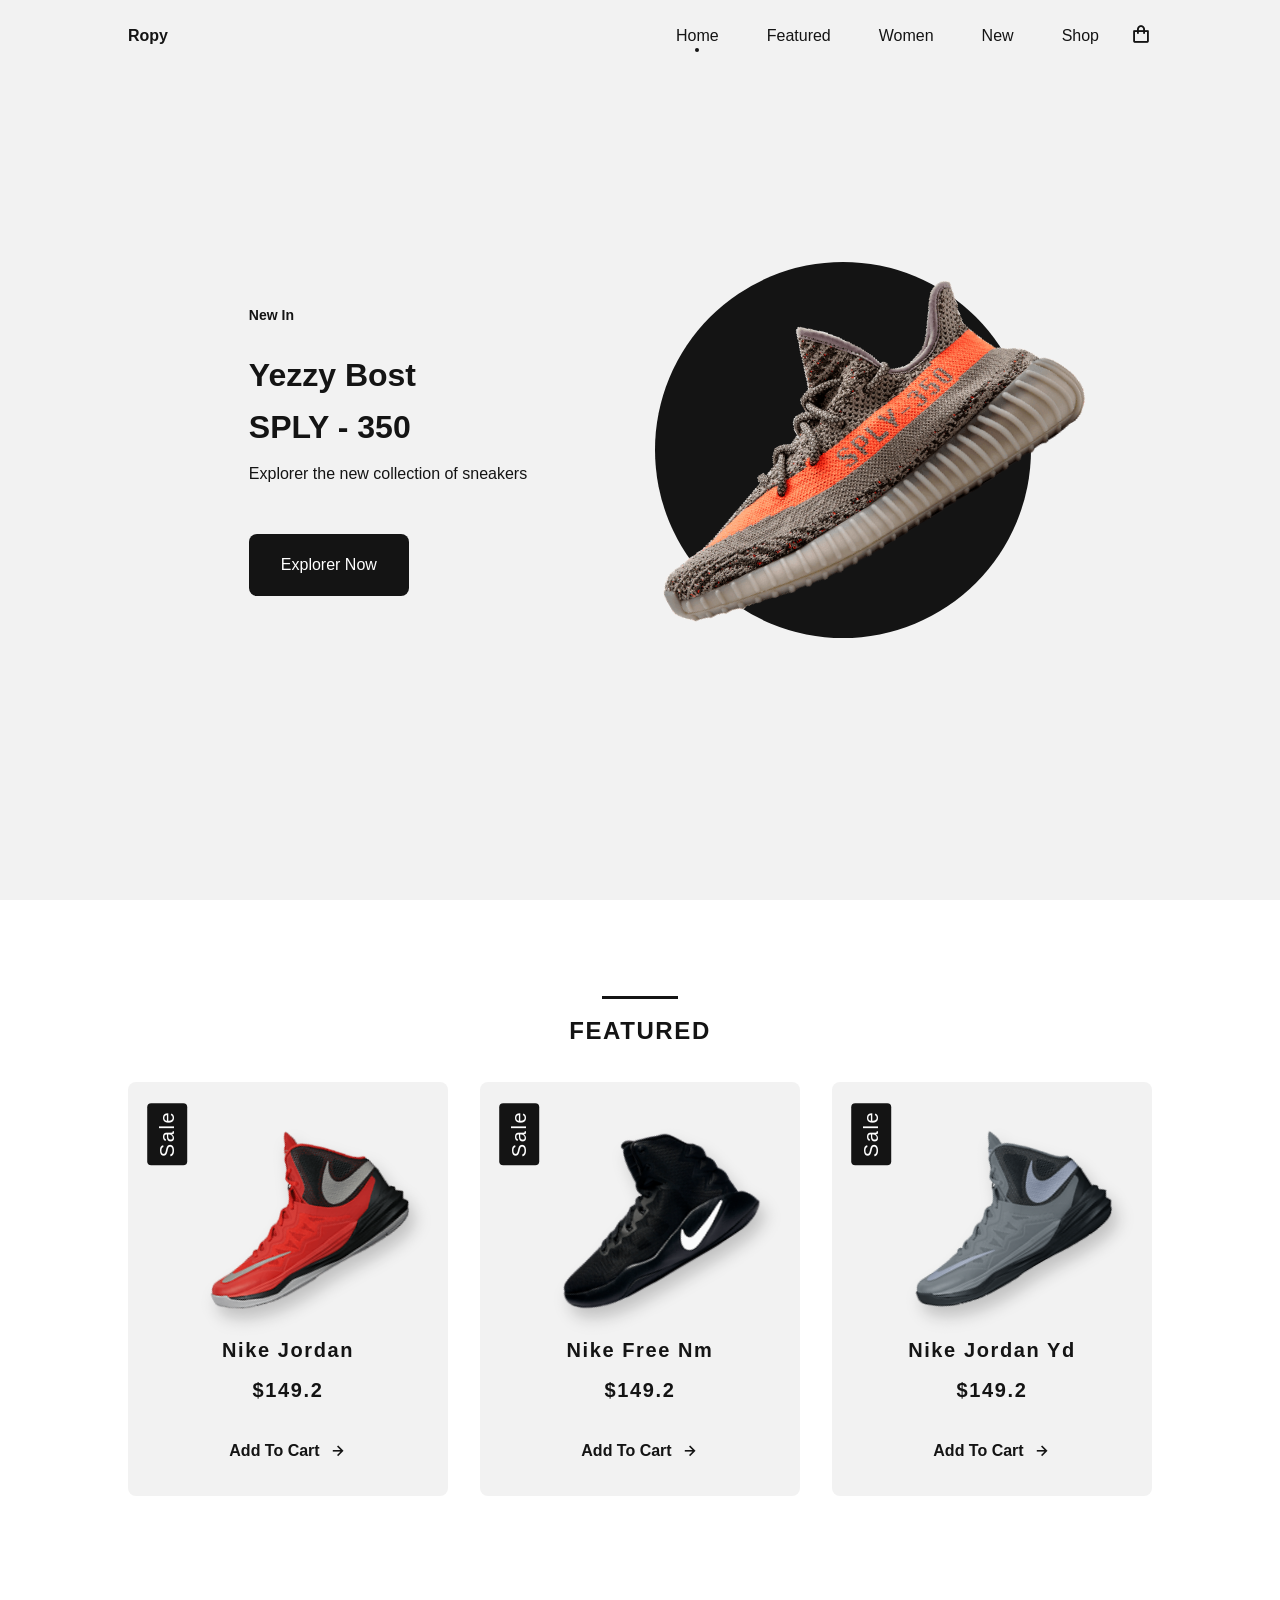
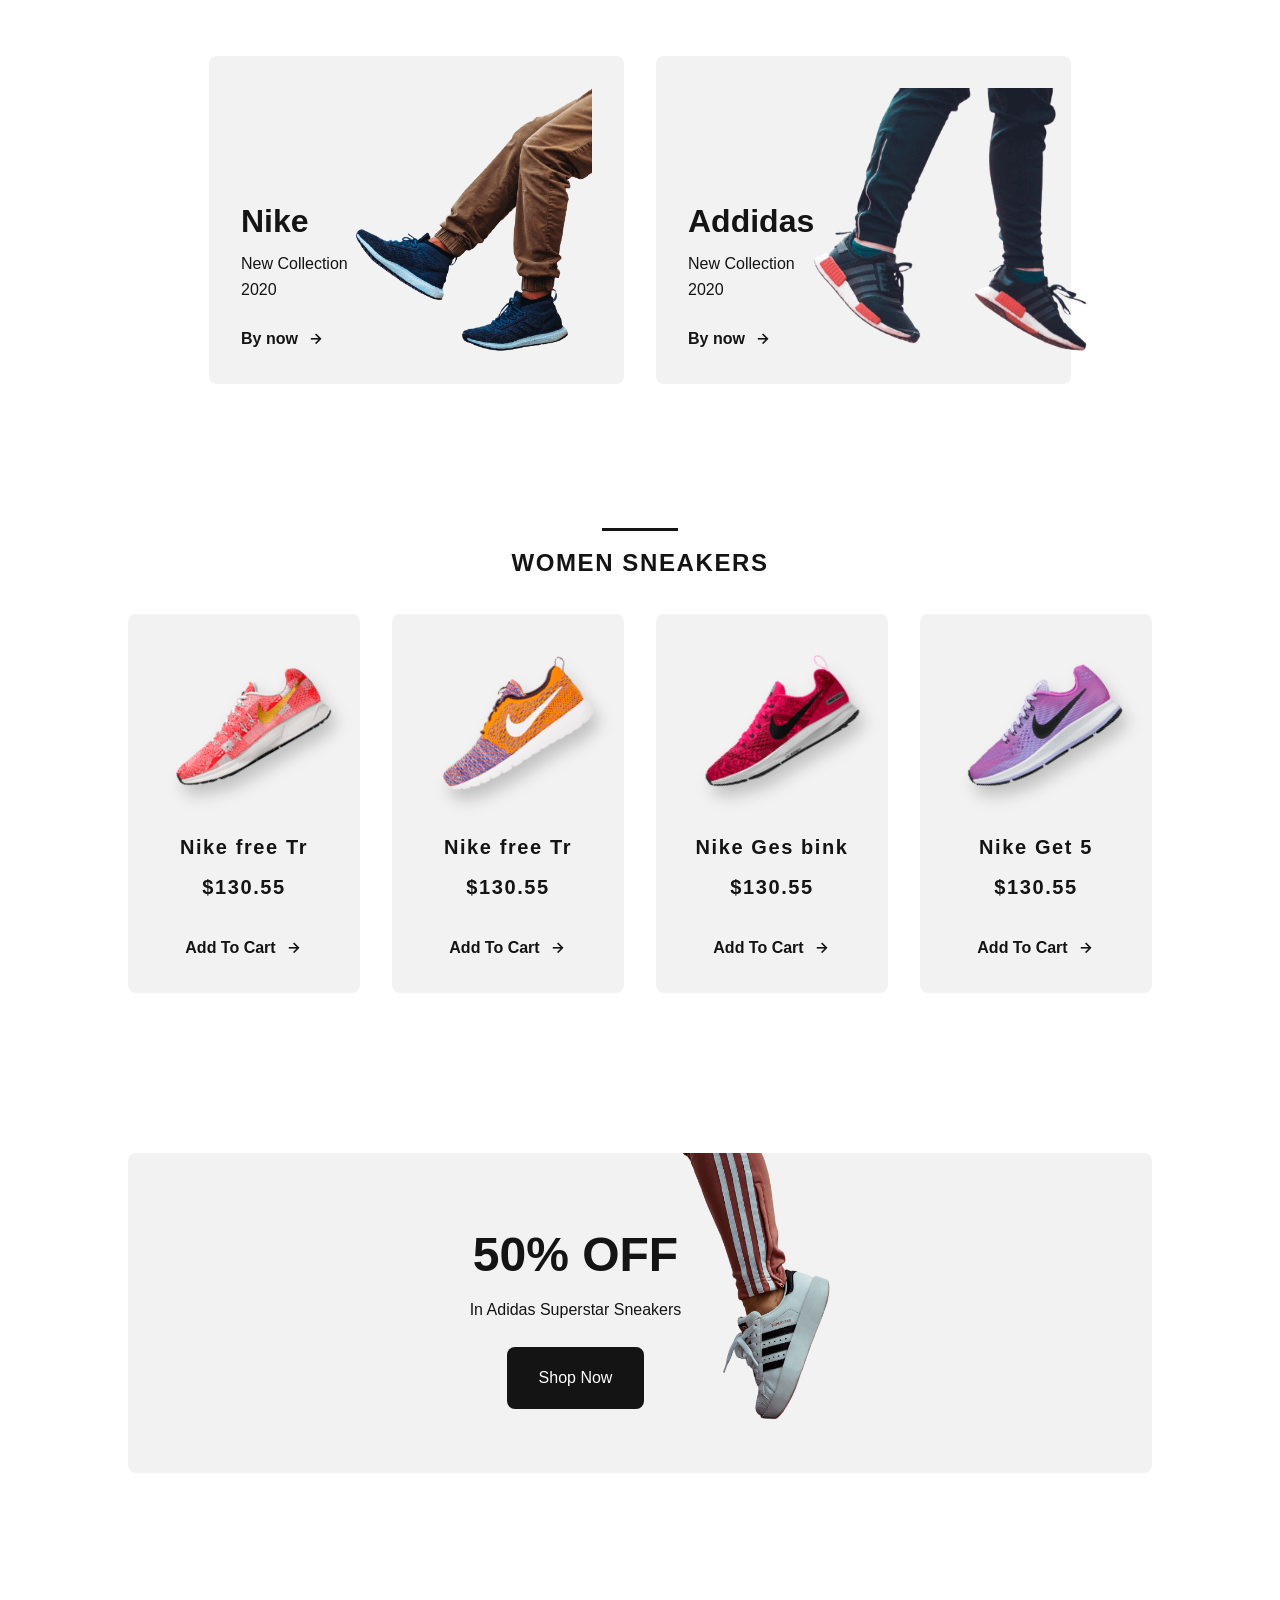
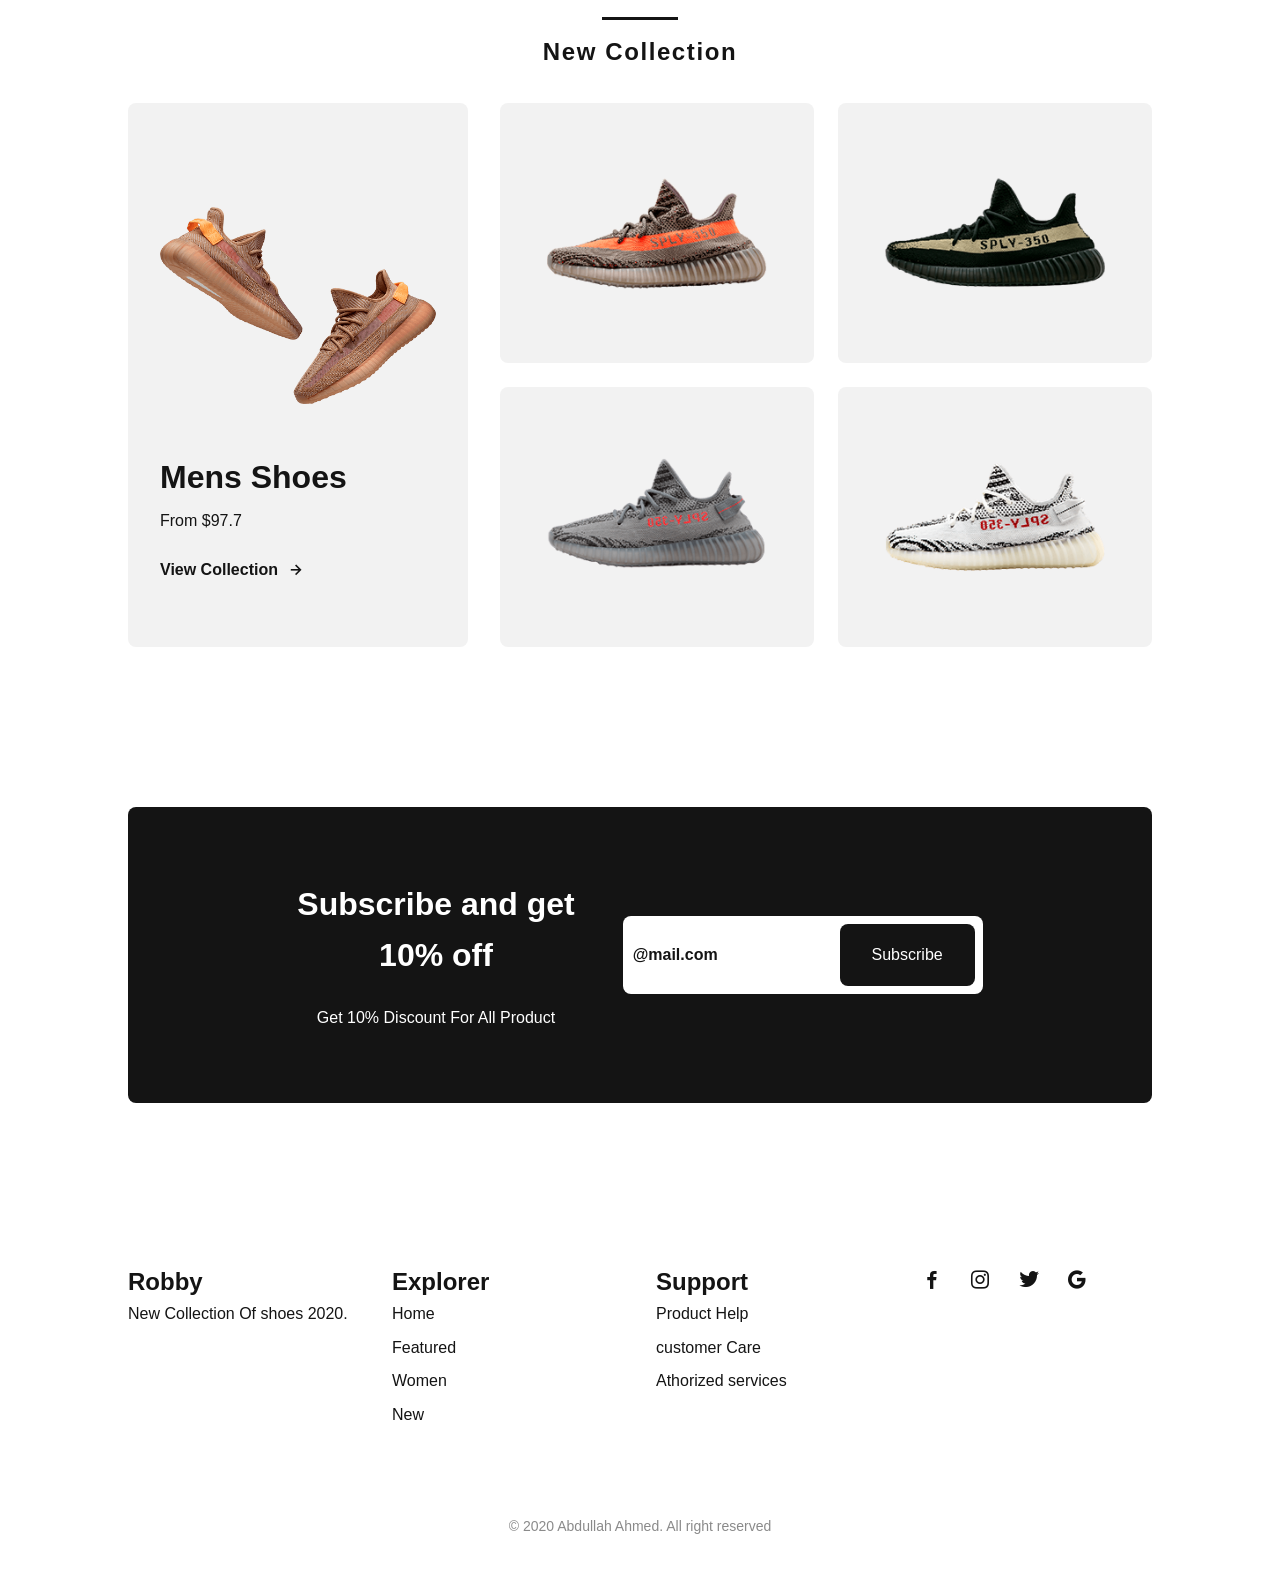
<file: index.html>
<!DOCTYPE html>
<html lang="an">

<head>
    <meta charset="UTF-8">
    <meta name="viewport" content="width=device-width, initial-scale=1.0">
    <!-- css styel -->
    <link rel="stylesheet" href="./css/style.css">

    <!-- box icons  -->
    <link href='https://unpkg.com/boxicons@2.0.7/css/boxicons.min.css' rel='stylesheet'>

    <title>Ecommerce website clothes</title>
</head>

<body>
    <!-- header  -->
    <header class="header-1" id="header">
        <nav class="nav bd-grid">
            <div class="nav-toggle" id="nav-toggle">
                <i class='bx bxs-grid'></i>
            </div>

            <a href="#" class="nav__logo">Ropy</a>

            <div class="nav__menu" id="nav__menu">
                <ul class="nav__list">
                    <li class="nav__item"><a href="#home" class="nav__link active">Home</a></li>
                    <li class="nav__item"><a href="#featured" class="nav__link">Featured</a></li>
                    <li class="nav__item"><a href="#women" class="nav__link">Women</a></li>
                    <li class="nav__item"><a href="#new" class="nav__link">New</a></li>
                    <li class="nav__item"><a href="./shop.html" class="nav__link">Shop</a></li>
                </ul>
            </div>

            <div class="nav__shop">
                <i class='bx bx-shopping-bag'></i>
            </div>
        </nav>
    </header>
    <main class="main-1">
        <!-- home  -->
        <section class="home" id="home">
            <div class="home__container bd-grid">
                <div class="home__sneaker">
                    <div class="home__shape"></div>
                    <img src="./images/imghome.png" alt="" class="home__img">
                </div>

                <div class="home__data">
                    <span class="home__new">New In</span>
                    <h1 class="home__title">Yezzy Bost <br> SPLY - 350</h1>
                    <p class="home__description">Explorer the new collection of sneakers</p>
                    <a href="#" class="button">Explorer Now</a>
                </div>
            </div>
        </section>

        <!-- Featured  -->
        <section class="features section" id="featured">
            <h2 class="section-title">FEATURED</h2>

            <div class="featured__container bd-grid">
                <article class="sneaker">
                    <div class="sneaker__sale">Sale</div>
                    <img src="./images/featured1.png" alt="" class="sneaker__img">
                    <span class="sneaker__name">Nike Jordan</span>
                    <span class="sneaker__preci">$149.2</span>
                    <a href="#" class="button-light">Add To Cart<i class='bx bx-right-arrow-alt button-icon'></i></a>
                </article>

                <article class="sneaker">
                    <div class="sneaker__sale">Sale</div>
                    <img src="./images/featured2.png" alt="" class="sneaker__img">
                    <span class="sneaker__name">Nike Free Nm</span>
                    <span class="sneaker__preci">$149.2</span>
                    <a href="#" class="button-light">Add To Cart<i class='bx bx-right-arrow-alt button-icon'></i></a>
                </article>

                <article class="sneaker">
                    <div class="sneaker__sale">Sale</div>
                    <img src="./images/featured3.png" alt="" class="sneaker__img">
                    <span class="sneaker__name">Nike Jordan Yd</span>
                    <span class="sneaker__preci">$149.2</span>
                    <a href="#" class="button-light">Add To Cart<i class='bx bx-right-arrow-alt button-icon'></i></a>
                </article>
            </div>
        </section>
        <!-- collection  -->
        <section class="collection section ">
            <div class="collection__container bd-grid">
                <div class="collection__card">
                    <div class="collection__data">
                        <h3 class="collection__name">Nike</h3>
                        <p class="collection__description">New Collection 2020</p>
                        <a href="#" class="button-light">By now <i class='bx bx-right-arrow-alt button-icon'></i></a>

                    </div>

                    <img src="./images/collection1.png" alt="" class="Collection__img">
                </div>

                <div class="collection__card">
                    <div class="collection__data">
                        <h3 class="collection__name">Addidas</h3>
                        <p class="collection__description">New Collection 2020</p>
                        <a href="#" class="button-light">By now <i class='bx bx-right-arrow-alt button-icon'></i></a>

                    </div>

                    <img src="./images/collection2.png" alt="" class="Collection__img">
                </div>

            </div>
        </section>

        <!-- woman sneakers  -->
        <section class="women section" id="women">
            <h2 class="section-title">WOMEN SNEAKERS</h2>

            <div class="women__container bd-grid">
                <article class="sneaker">
                    <img src="./images/women1.png" alt="" class="sneaker__img">
                    <span class="sneaker__name">Nike free Tr</span>
                    <span class="sneaker__preci">$130.55</span>
                    <a href="#" class="button-light">Add To Cart<i class='bx bx-right-arrow-alt button-icon'></i></a>
                </article>

                <article class="sneaker">
                    <img src="./images/women2.png" alt="" class="sneaker__img">
                    <span class="sneaker__name">Nike free Tr</span>
                    <span class="sneaker__preci">$130.55</span>
                    <a href="#" class="button-light">Add To Cart<i class='bx bx-right-arrow-alt button-icon'></i></a>
                </article>

                <article class="sneaker">
                    <img src="./images/women3.png" alt="" class="sneaker__img">
                    <span class="sneaker__name">Nike Ges bink</span>
                    <span class="sneaker__preci">$130.55</span>
                    <a href="#" class="button-light">Add To Cart<i class='bx bx-right-arrow-alt button-icon'></i></a>
                </article>

                <article class="sneaker">
                    <img src="./images/women4.png" alt="" class="sneaker__img">
                    <span class="sneaker__name">Nike Get 5</span>
                    <span class="sneaker__preci">$130.55</span>
                    <a href="#" class="button-light">Add To Cart<i class='bx bx-right-arrow-alt button-icon'></i></a>
                </article>
            </div>
        </section>

        <!-- offeer  -->
        <section class="offer section">
            <div class="offer__container bd-grid">
                <div class="offer__data">
                    <h3 class="offer__title">50% OFF</h3>
                    <p class="offer__description">In Adidas Superstar Sneakers</p>
                    <a href="#" class="button">Shop Now </a>
                </div>

                <img src="./images/offert.png" alt="" class="offer__img">
            </div>
        </section>

        <!-- new collection  -->
        <section class="new section" id="new">
            <h2 class="section-title">New Collection</h2>
            <div class="new__container bd-grid">
                <div class="new__mens">
                    <img src="./images/new1.png" class="new__mens-img">
                    <h3 class="new__title">Mens Shoes</h3>
                    <span class="new__preci">From $97.7</span>
                    <a href="#" class="button-light">View Collection <i
                            class='bx bx-right-arrow-alt button-icon'></i></a>
                </div>

                <div class="new__sneaker">
                    <div class="new__sneaker-card">
                        <img src="./images/new2.png" alt="" class="new__sneaker-img">
                        <div class="new__sneaker-overlay">
                            <a href="#" class="button">Add To Cart</a>
                        </div>
                    </div>

                    <div class="new__sneaker-card">
                        <img src="./images/new3.png" alt="" class="new__sneaker-img">
                        <div class="new__sneaker-overlay">
                            <a href="#" class="button">Add To Cart</a>
                        </div>
                    </div>

                    <div class="new__sneaker-card">
                        <img src="./images/new4.png" alt="" class="new__sneaker-img">
                        <div class="new__sneaker-overlay">
                            <a href="#" class="button">Add To Cart</a>
                        </div>
                    </div>

                    <div class="new__sneaker-card">
                        <img src="./images/new5.png" alt="" class="new__sneaker-img">
                        <div class="new__sneaker-overlay">
                            <a href="#" class="button">Add To Cart</a>
                        </div>
                    </div>
                </div>
            </div>
        </section>


        <!-- newlatter  -->
        <section class="newletter section" id="newsletter">
            <div class="newsletter__container bd-grid">
                <div>
                    <h3 class="newletter__title">Subscribe and get <br> 10% off </h3>
                    <p class="newsletter__description ">Get 10% Discount For All Product </p>
                </div>

                <form action="" class="newsletter__subscribe">
                    <input type="text" placeholder="@mail.com" class="newsletter__input">
                    <a href="#" class="button">Subscribe</a>
                </form>
            </div>
        </section>



    </main>

    <!-- footer  -->
    <footer class="footer section">
        <div class="footer__container bd-grid">
            <div class="footer__box">
                <h3 class="footer__title">Robby</h3>
                <p class="fotter__description">New Collection Of shoes 2020.</p>
            </div>

            <div class="footer__box">
                <h3 class="footer__title">Explorer</h3>
                <ul>
                    <li><a href="#home" class="footer__link">Home</a></li>
                    <li><a href="#featured" class="footer__link">Featured</a></li>
                    <li><a href="#women" class="footer__link">Women</a></li>
                    <li><a href="#new" class="footer__link">New</a></li>
                </ul>
            </div>

            <div class="footer__box">
                <h3 class="footer__title">Support</h3>
                <ul>
                    <li><a href="#" class="footer__link">Product Help</a></li>
                    <li><a href="#" class="footer__link">customer Care</a></li>
                    <li><a href="#" class="footer__link">Athorized services</a></li>
                </ul>
            </div>

            <div class="footer__box">
                <a href="#" class="footer__social"><i class='bx bxl-facebook'></i></a>
                <a href="#" class="footer__social"><i class='bx bxl-instagram'></i></a>
                <a href="#" class="footer__social"><i class='bx bxl-twitter'></i></a>
                <a href="#" class="footer__social"><i class='bx bxl-google'></i></a>
            </div>
        </div>

        <p class="footer__copy">&#169; 2020 Abdullah Ahmed. All right reserved</p>

    </footer>



    <!-- main js  -->
    <script src="./js/main.js"></script>
</body>

</html>
</file>
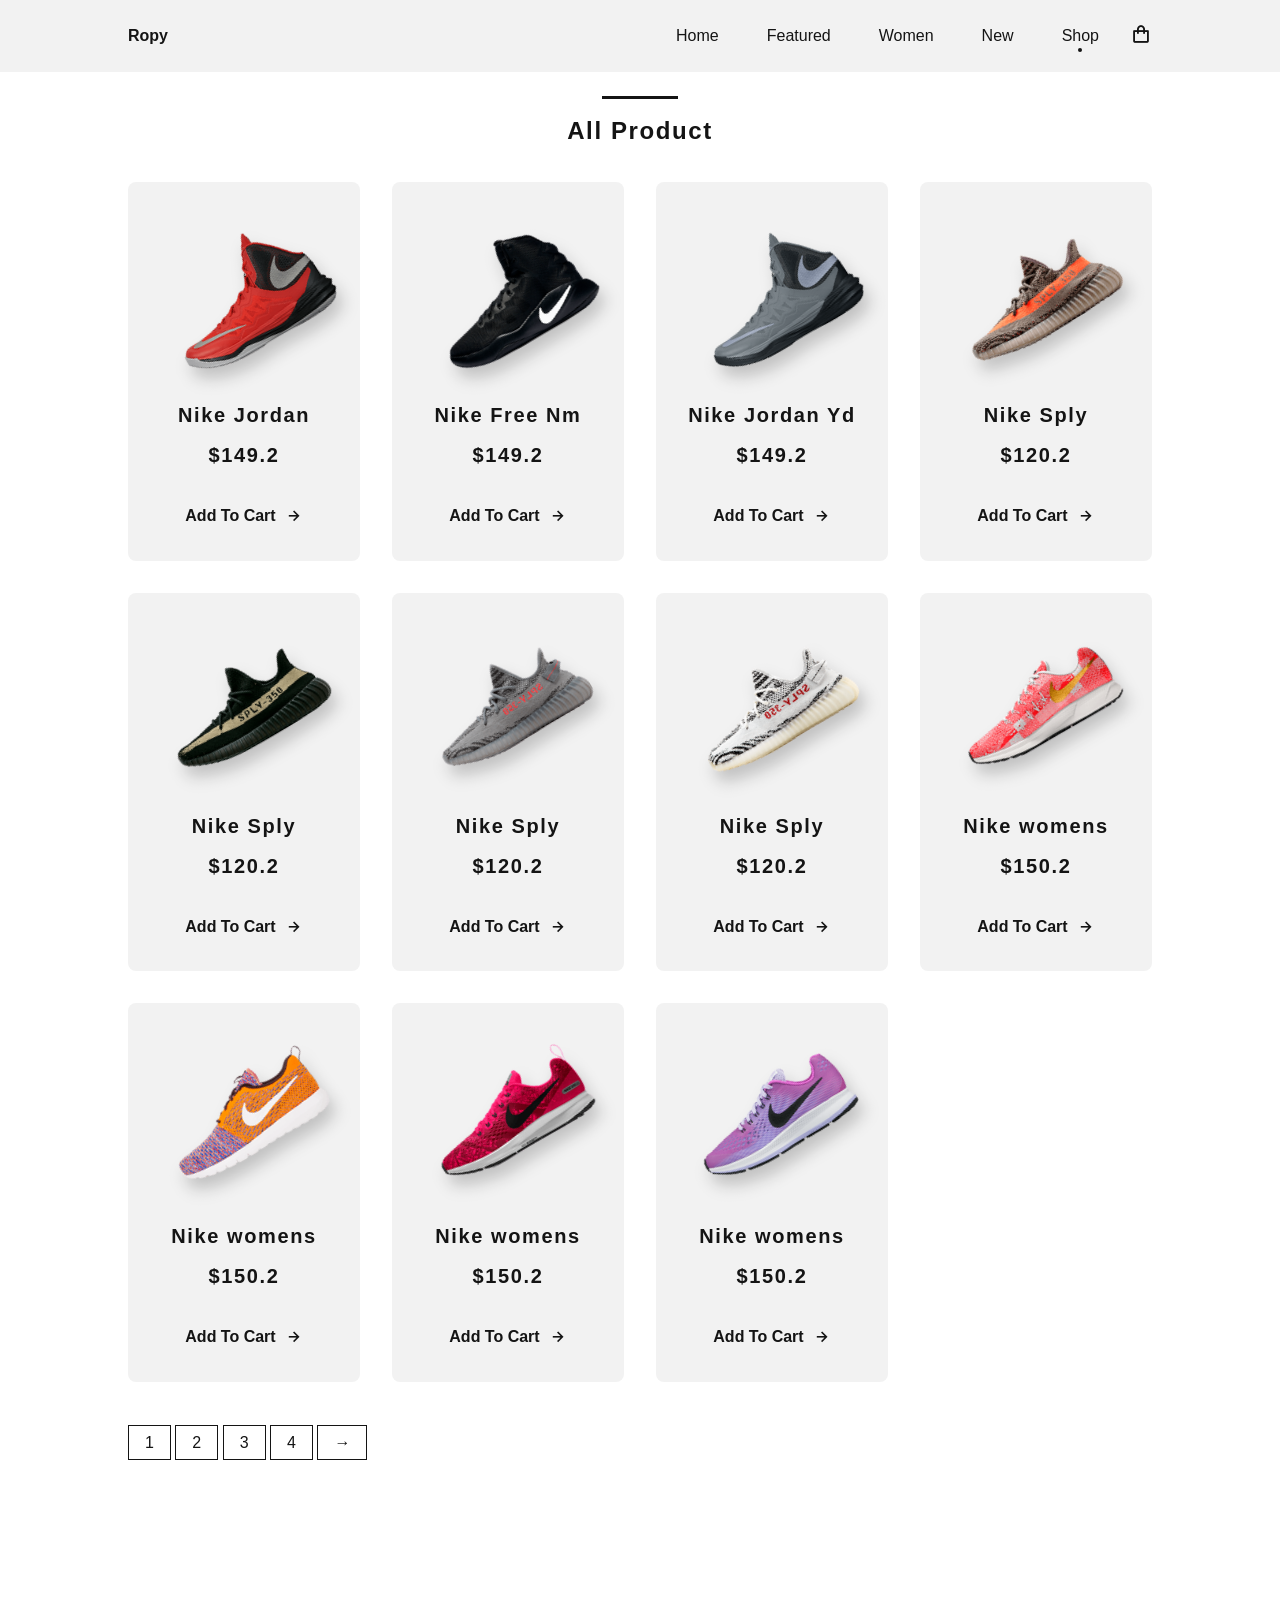
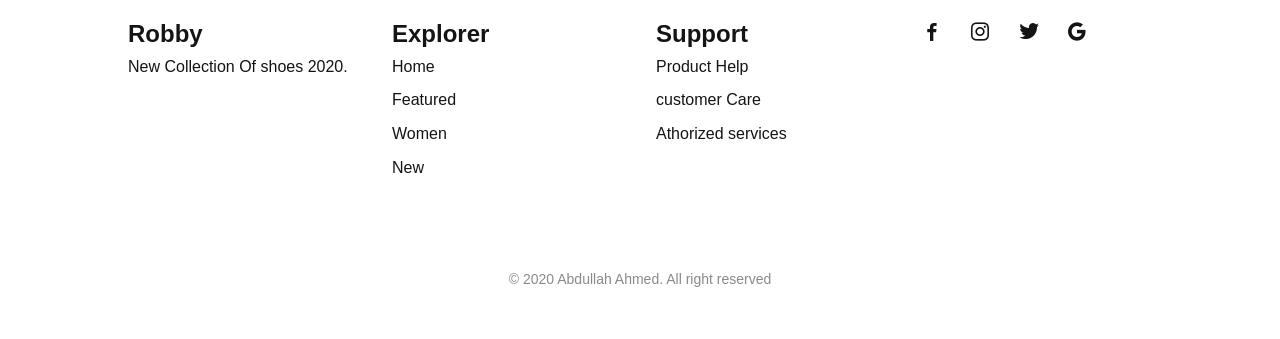
<file: shop.html>
<!DOCTYPE html>
<html lang="en">

<head>
    <meta charset="UTF-8">
    <meta name="viewport" content="width=device-width, initial-scale=1.0">

    <!-- css files  -->
    <link rel="stylesheet" href="./css/style.css">

    <!-- box icons  -->
    <link href='https://unpkg.com/boxicons@2.0.7/css/boxicons.min.css' rel='stylesheet'>

    <title>Responsive Ecommerce Website Sneakers</title>

</head>

<body>

    <!-- header  -->

    <header class="header-1" id="header">
        <nav class="nav bd-grid">
            <div class="nav-toggle" id="nav-toggle">
                <i class='bx bxs-grid'></i>
            </div>

            <a href="#" class="nav__logo">Ropy</a>

            <div class="nav__menu" id="nav__menu">
                <ul class="nav__list">
                    <li class="nav__item"><a href="./index.html" class="nav__link ">Home</a></li>
                    <li class="nav__item"><a href="./index.html#featured" class="nav__link">Featured</a></li>
                    <li class="nav__item"><a href="./index.html#women" class="nav__link">Women</a></li>
                    <li class="nav__item"><a href="./index.html#new" class="nav__link">New</a></li>
                    <li class="nav__item"><a href="#" class="nav__link active">Shop</a></li>
                </ul>
            </div>

            <div class="nav__shop">
                <i class='bx bx-shopping-bag'></i>
            </div>
        </nav>
    </header>

    <main class="main-1">
        <!-- all products  -->

        <section class="features section" id="Shop">
            <h2 class="section-title">All Product </h2>

            <div class="featured__container bd-grid">
                <article class="sneaker">
                    <img src="./images/featured1.png" alt="" class="sneaker__img">
                    <span class="sneaker__name">Nike Jordan</span>
                    <span class="sneaker__preci">$149.2</span>
                    <a href="#" class="button-light">Add To Cart<i class='bx bx-right-arrow-alt button-icon'></i></a>
                </article>

                <article class="sneaker">
                    <img src="./images/featured2.png" alt="" class="sneaker__img">
                    <span class="sneaker__name">Nike Free Nm</span>
                    <span class="sneaker__preci">$149.2</span>
                    <a href="#" class="button-light">Add To Cart<i class='bx bx-right-arrow-alt button-icon'></i></a>
                </article>

                <article class="sneaker">
                    <img src="./images/featured3.png" alt="" class="sneaker__img">
                    <span class="sneaker__name">Nike Jordan Yd</span>
                    <span class="sneaker__preci">$149.2</span>
                    <a href="#" class="button-light">Add To Cart<i class='bx bx-right-arrow-alt button-icon'></i></a>
                </article>

                <article class="sneaker">
                    <img src="./images/new2.png" alt="" class="sneaker__img">
                    <span class="sneaker__name">Nike Sply</span>
                    <span class="sneaker__preci">$120.2</span>
                    <a href="#" class="button-light">Add To Cart<i class='bx bx-right-arrow-alt button-icon'></i></a>
                </article>

                <article class="sneaker">
                    <img src="./images/new3.png" alt="" class="sneaker__img">
                    <span class="sneaker__name">Nike Sply</span>
                    <span class="sneaker__preci">$120.2</span>
                    <a href="#" class="button-light">Add To Cart<i class='bx bx-right-arrow-alt button-icon'></i></a>
                </article>

                <article class="sneaker">
                    <img src="./images/new4.png" alt="" class="sneaker__img">
                    <span class="sneaker__name">Nike Sply</span>
                    <span class="sneaker__preci">$120.2</span>
                    <a href="#" class="button-light">Add To Cart<i class='bx bx-right-arrow-alt button-icon'></i></a>
                </article>

                <article class="sneaker">
                    <img src="./images/new5.png" alt="" class="sneaker__img">
                    <span class="sneaker__name">Nike Sply</span>
                    <span class="sneaker__preci">$120.2</span>
                    <a href="#" class="button-light">Add To Cart<i class='bx bx-right-arrow-alt button-icon'></i></a>
                </article>


                <article class="sneaker">
                    <img src="./images/women1.png" alt="" class="sneaker__img">
                    <span class="sneaker__name">Nike womens</span>
                    <span class="sneaker__preci">$150.2</span>
                    <a href="#" class="button-light">Add To Cart<i class='bx bx-right-arrow-alt button-icon'></i></a>
                </article>

                <article class="sneaker">
                    <img src="./images/women2.png" alt="" class="sneaker__img">
                    <span class="sneaker__name">Nike womens</span>
                    <span class="sneaker__preci">$150.2</span>
                    <a href="#" class="button-light">Add To Cart<i class='bx bx-right-arrow-alt button-icon'></i></a>
                </article>

                <article class="sneaker">
                    <img src="./images/women3.png" alt="" class="sneaker__img">
                    <span class="sneaker__name">Nike womens</span>
                    <span class="sneaker__preci">$150.2</span>
                    <a href="#" class="button-light">Add To Cart<i class='bx bx-right-arrow-alt button-icon'></i></a>
                </article>

                <article class="sneaker">
                    <img src="./images/women4.png" alt="" class="sneaker__img">
                    <span class="sneaker__name">Nike womens</span>
                    <span class="sneaker__preci">$150.2</span>
                    <a href="#" class="button-light">Add To Cart<i class='bx bx-right-arrow-alt button-icon'></i></a>
                </article>

            </div>

            <div class="sneaker__pages bd-grid">
                <div>
                    <span class="sneaker__pag">1</span>
                    <span class="sneaker__pag">2</span>
                    <span class="sneaker__pag">3</span>
                    <span class="sneaker__pag">4</span>
                    <span class="sneaker__pag">&#8594;</span>
                </div>
            </div>
        </section>
    </main>


    <!-- footer  -->
    <footer class="footer section">
        <div class="footer__container bd-grid">
            <div class="footer__box">
                <h3 class="footer__title">Robby</h3>
                <p class="fotter__description">New Collection Of shoes 2020.</p>
            </div>

            <div class="footer__box">
                <h3 class="footer__title">Explorer</h3>
                <ul>
                    <li><a href="#home" class="footer__link">Home</a></li>
                    <li><a href="#featured" class="footer__link">Featured</a></li>
                    <li><a href="#women" class="footer__link">Women</a></li>
                    <li><a href="#new" class="footer__link">New</a></li>
                </ul>
            </div>

            <div class="footer__box">
                <h3 class="footer__title">Support</h3>
                <ul>
                    <li><a href="#" class="footer__link">Product Help</a></li>
                    <li><a href="#" class="footer__link">customer Care</a></li>
                    <li><a href="#" class="footer__link">Athorized services</a></li>
                </ul>
            </div>

            <div class="footer__box">
                <a href="#" class="footer__social"><i class='bx bxl-facebook'></i></a>
                <a href="#" class="footer__social"><i class='bx bxl-instagram'></i></a>
                <a href="#" class="footer__social"><i class='bx bxl-twitter'></i></a>
                <a href="#" class="footer__social"><i class='bx bxl-google'></i></a>
            </div>
        </div>

        <p class="footer__copy">&#169; 2020 Abdullah Ahmed. All right reserved</p>

    </footer>







    <!-- main js  -->
    <script src="./js/main.js"></script>
</body>

</html>
</file>
<file: css/style.css>
/* variable css  */
:root{
    --header-height: 3rem;

    /* font weight  */
    --font-medium: 500;
    --font-semi-bold: 600;
    --font-bold: 700;

    /* colors  */
    --dark-color: #141414;
    --dark-color-light: #8a8a8a;
    --dark-color-lighten: #f2f2f2;
    --white-color: #ffffff;
    
    /* font and typegrephy  */
    --body-font: 'Poppins', sans-serif;
    --big-font-size: 1.25rem;
    --bigger-font-size: 1.5rem;
    --biggest-font-size: 2rem;
    --h2-font-size: 1.25rem;
    --normal-font-size: .938rem;
    --smaller-font-size: .813rem;

    /* margenes  */
    --mb-1: .5rem;
    --mb-2: 1.5rem;
    --mb-3: 1.5rem;
    --mb-4: 2rem;
    --mb-5: 2.5rem;
    --mb-6: 3rem;

    /* z-index  */
    --z-fixed:100;

    /* rotat image  */
    --rotate-img: rotate(-30deg);
}

@media screen and (min-width: 768px){
    :root {
        --big-font-size: 1.5rem;
        --bigger-font-size: 2rem;
        --biggest-font-size: 3rem;
        --normal-font-size: 1rem;
        --smaller-font-size: .875rem;    
    }
}

/* Base  */
*,::before,::after {
    box-sizing: border-box;
}
html {
    scroll-behavior: smooth;
}
body {
    margin: var(--header-height) 0 0 0;
    font-family: var(--body-font);
    font-size: var(--normal-font-size);
    font-weight: var(--font-medium);
    color: var(--dark-color);
    line-height: 1.6;
}
h1,h2,h3,p,ul{
    margin: 0;
}
ul{
    padding: 0;
    list-style: none;
}
a {
    text-decoration: none;
    color: var(--dark-color);
}
img {
    max-width: 100%;
    height: auto;
    display: block;
}


/* class css  */
.section {
    padding: 5rem 0 2rem;
}
.section-title {
    position: relative;
    font-size: var(--big-font-size);
    margin-bottom: var(--mb-4);
    text-align: center;
    letter-spacing: .1rem;
}
.section-title::after{
    content: " ";
    position: absolute;
    width: 56px;
    height: .18rem;
    top: -1rem;
    left: 0;
    right: 0;
    margin: auto;
    background-color: var(--dark-color);
    
}

/* layout  */
.bd-grid {
    max-width: 1024px;
    display: grid;
    grid-template-columns: 100%;
    column-gap: 2rem;
    width: calc(100% - 2rem);
    margin-left: var(--mb-2);
    margin-right: var(--mb-2);
}
.header-1 {
    width: 100%;
    position: fixed;
    left: 0;
    top: 0;
    z-index: var(--z-fixed);
    background-color: var(--dark-color-lighten);
}

/* nav  */
.nav {
    height: var(--header-height);
    display: flex;
    justify-content: space-between;
    align-items: center;

}

@media screen and (max-width: 768px) {
    .nav__menu {
        position: fixed;
        top: var(--header-height);
        left: -100%;
        width: 70%;
        height: 100vh;
        padding: 2rem;
        background-color: var(--white-color);
        transition: .5s;
    }
}
.nav__item {
    margin-bottom: var(--mb-4);
}
.nav__logo{
    font-weight: var(--font-semi-bold);
}
.nav-toggle, .nav__shop{
    font-size: 1.3rem;
    cursor: pointer;
} 

/* show menu  */
.show {
    left: 0;
}
/* activelink  */
.active {
    position: relative;
}
.active::before {
    content: " ";
    position: absolute;
    bottom: -.5rem;
    left: 45%;
    width: 4px;
    height: 4px;
    background-color: var(--dark-color);
    border-radius: 50%;

}
/* change color header  */
.scroll-header {
    background-color: var(--white-color);
    box-shadow: 0 2px 4px rgba(0, 0, 0, .1);
}

/* home  */
.home {
    background-color: var(--dark-color-lighten);
    overflow: hidden;
}
.home__container {
    height: calc(100vh - var(--header-height));
}
.home__sneaker {
    position: relative;
    display: flex;
    justify-content: center;
    align-self:center;
}
.home__shape {
    width: 220px;
    height: 220px;
    background-color: var(--dark-color);
    border-radius: 50%;
}
.home__img {
    position: absolute;
    top: 1.5rem;
    max-width: initial;
    width: 275px;
    transform: var(--rotate-img);
}
.home__new {
    display: block;
    font-size: var(--smaller-font-size);
    font-weight: var(--font-semi-bold);
    margin-bottom: var(--mb-2);
    
}
.home__title {
    font-size: var(--bigger-font-size);
    margin-bottom: var(--mb-1);
}
.home__description {
    margin-bottom: var(--mb-6);
}

/* button  */
.button {
    display: inline-block;
    background-color: var(--dark-color);
    color: var(--white-color);
    padding: 1.125rem 2rem;
    font-weight: var(--font-medium);
    border-radius: .5rem;
    transition: .3s;
}
.button:hover {
    transform: translateY(-.25rem);
} 
.button-light {
    display: inline-flex;
    color: var(--dark-color);
    font-weight: var(--font-bold);
    align-items: center;
}
.button-icon {
    font-size: 1.2rem;
    margin-left: var(--mb-1);
    transition: .3s;
}
.button-light:hover .button-icon {
    transform: translateX(.25rem);
}

/* featured  */
.featured__container {
    row-gap: 2rem;
    grid-template-columns: repeat(auto-fit, minmax(220px, 1fr));
}
.sneaker {
    position: relative;
    display: flex;
    flex-direction: column;
    align-items: center;
    padding: 2rem;
    background-color: var(--dark-color-lighten);
    border-radius: .5rem;
    transition: .3s;
}
.sneaker__sale {
    position: absolute;
    left: .5rem;
    background-color: var(--dark-color);
    color: var(--white-color);
    padding: .25rem .5rem;
    border-radius: .25rem;
    font-size: var(--h2-font-size);
    transform: rotate(-90deg);
    letter-spacing: .1rem;
}
.sneaker__img{
    width: 220px;
    margin-bottom: var(--mb-6);
    margin-top: var(--mb-3);
    transform: var(--rotate-img);
    filter: drop-shadow(0 12px 8px rgba(0,0,0,.2));

}
.sneaker__name, .sneaker__preci {
    font-size: var(--h2-font-size);
    letter-spacing: .1rem;
    font-weight: var(--font-bold);
}
.sneaker__name {
margin-bottom: var(--mb-1);
}
.sneaker__preci {
    margin-bottom: var(--mb-4);
}
.sneaker:hover {
    transform: translateY(-.5rem);
}
.sneaker__pages {
    margin-top: var(--mb-6);
}
.sneaker__pag {
    padding: .5rem 1rem;
    border: 1px solid var(--dark-color);
}
.sneaker__pag:hover {
    background-color: var(--dark-color);
    color: var(--white-color);
}
/* collection  */
.collection__container {
    row-gap: 2rem;
    justify-content: center;

}
.collection__card {
    position: relative;
    display: flex;
    height: 328px;
    background-color: var(--dark-color-lighten);
    padding: 2rem;
    border-radius: .5rem;
    transition: .5s;

}
.collection__data{
    align-self: flex-end;
}
.collection__img {
    position: absolute;
    top: 0;
    right: 0;
    width: 230px;

}
.collection__name {
    font-size: var(--bigger-font-size);
    margin-bottom: .25rem;
}
.collection__description {
    margin-bottom: var(--mb-2);
}
.collection__card:hover {
    transform: translateY(-.5rem); 
}

/* women seakers  */
.women__container {
    row-gap: 2rem;
    grid-template-columns: repeat(auto-fit, minmax(220px, 1fr));
}

/* offer  */
.offer__container {
    grid-template-columns: 55% 45%;
    column-gap: 0;
    background-color: var(--dark-color-lighten);
    border-radius: .5rem;
    justify-content: center;
}
.offer__data {
    padding: 4rem 0 4rem 1.5rem;
}
.offer__title {
    font-size: var(--biggest-font-size);
    margin-bottom: .25rem;
}
.offer__description {
    margin-bottom: var(--mb-3);
}
.offer__img {
    width: 153px;
}

        /* new collection  */
.new__container{
    row-gap: 2rem;
}
.new__mens {
    display: flex;
    flex-direction: column;
    justify-content: center;
    background-color: var(--dark-color-lighten);
    border-radius: .5rem;
    padding: 2rem;
}
.new__mens-img {
    width: 276px;
    margin-bottom: var(--mb-3);
}
.new__title {
    font-size: var(--bigger-font-size);
    margin-bottom: .25rem;
}
.new__preci {
    display: block;
    margin-bottom: var(--mb-3);

}

.new__sneaker {
    display: grid;
    gap: 1.5rem;
    grid-template-columns: repeat(auto-fit, minmax(220px, 1fr));
}
.new__sneaker-card {
    position: relative;
    padding: 3.5rem 1.5rem;
    background-color: var(--dark-color-lighten);
    border-radius: .5rem;
    overflow: hidden;
    display: flex;
    justify-content: center;
}
.new__sneaker-img {
    width: 220px;
}
.new__sneaker-overlay {
    position: absolute;
    left: 0;
    bottom: -100%;
    width: 100%;
    height: 100%;
    display: flex;
    justify-content: center;
    align-items: center;
    background-color: rgba(138, 138, 138,3);
    transition: .3s;
}
.new__sneaker-card:hover .new__sneaker-overlay {
    bottom: 0;

}

/* newsletter  */
.newsletter__container {
    background-color: var(--dark-color);
    color: var(--white-color);
    padding: 2rem .5rem;
    border-radius: .5rem;
    text-align: center;
}
.newletter__title {
    font-size: var(--bigger-font-size);
    margin-bottom: var(--mb-2);
}
.newsletter__description  {
    margin-bottom: var(--mb-5);

}
.newsletter__subscribe {
    display: flex;
    column-gap: .5rem;
    background-color: var(--white-color);
    padding: .5rem;
    border-radius: .5rem;
}
.newsletter__input {
    outline: none;
    border:none;
    width: 90%;
    font-size: var(--normal-font-size);
}
.newsletter__input::placeholder {
    color: var(--dark-color);
    font-family: var(--body-font);
    font-size: var(--normal-font-size);
    font-weight: var(--font-semi-bold);
}


    /* footer  */
.footer__container {
    grid-template-columns: repeat(auto-fit, minmax(220px, 1fr));
}
.footer__box {
    margin-bottom: var(--mb-4);
}
.footer__title {
    font-size: var(--big-font-size);
}
.footer__link {
    display: block;
    width: max-content;
    margin-bottom: var(--mb-1);
}
.footer__social {
    font-size: 1.5rem;
    margin-right: 1.25rem;
}
.footer__copy {
    padding-top: 3rem;
    font-size: var(--smaller-font-size);
    color: var(--dark-color-light);
    text-align: center;
}


/* media query  */
@media screen and (min-width: 576px) {
    .collection__card {
        grid-template-columns: 415px;
    }
    .collection__img{
        width: 260px;
    }
    .offer__container {
        grid-template-columns: max-content max-content;
    }
    .offer__data {
        text-align: center;
    }
    .new__mens {
        align-items: center;
    }
}

@media screen and (min-width: 768px) {
    body {
        margin: 0;
    }
    .section {
        padding: 7rem 0 3rem;
    }
    .section-title::after {
        width: 76px;
    }
    .nav {
        height: calc(var(--header-height) + 1.5rem);
    }
    .nav__menu {
        margin-left: auto;
    }
    .nav__list {
        display: flex;
    }
    .nav__item {
        margin-left: var(--mb-6);
        margin-bottom: 0;
    }
    .nav-toggle {
        display:none ;
    }
    .home__container {
        height: 100vh;
        grid-template-columns: max-content max-content;
        justify-content: center;
        align-items: center;
    }
    .home__sneaker {
        order: 1;
    }
    .home__shape {
        width: 376px;
        height: 376px;
    }
    .home__img {
        width: 470px;
        top:3.5rem;
        right: 0;
        left: -3rem;
    }
    .newsletter__container {
        grid-template-columns: max-content max-content;
        justify-content: center;
        align-items: center;
        padding: 4.5rem 2rem;
        column-gap: 3rem;
    }
    .newsletter__description {
        margin-bottom: 0;
    }
    .newsletter__subscribe {
        width: 360px;
        height: max-content;
    }


}

@media screen and (min-width: 1024px) {
    .bd-grid {
        margin-left: auto;
        margin-right: auto;
    }
    .home__container {
        column-gap: 8rem;
    }
    .collection__container {
        grid-template-columns: repeat(2, 415px);
    }
    .new__container {
        grid-template-columns: max-content 1fr;

    }
    .new__mens {
        align-items: initial;
        justify-content: flex-end;
        padding: 4rem 2rem;
    }
    .new__mens-img {
        margin-bottom: var(--mb-6);
    }
}
</file>
